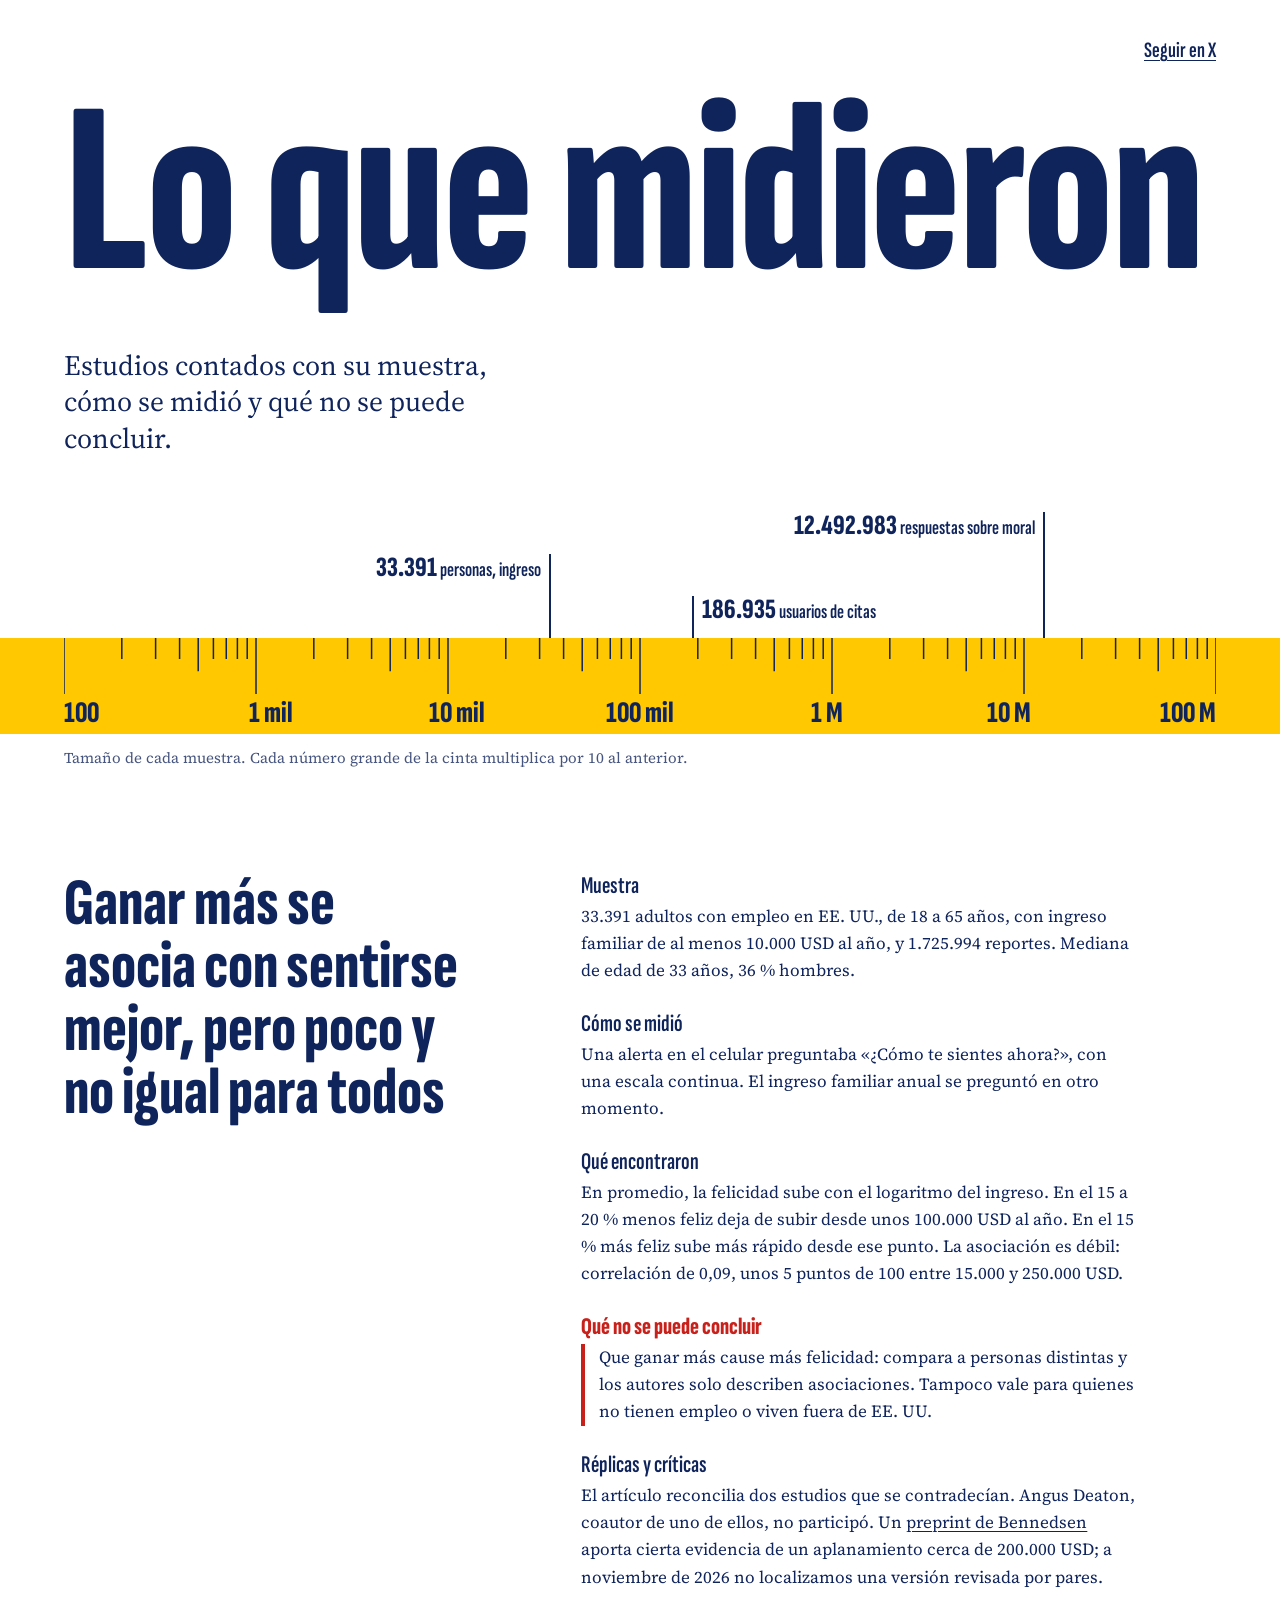
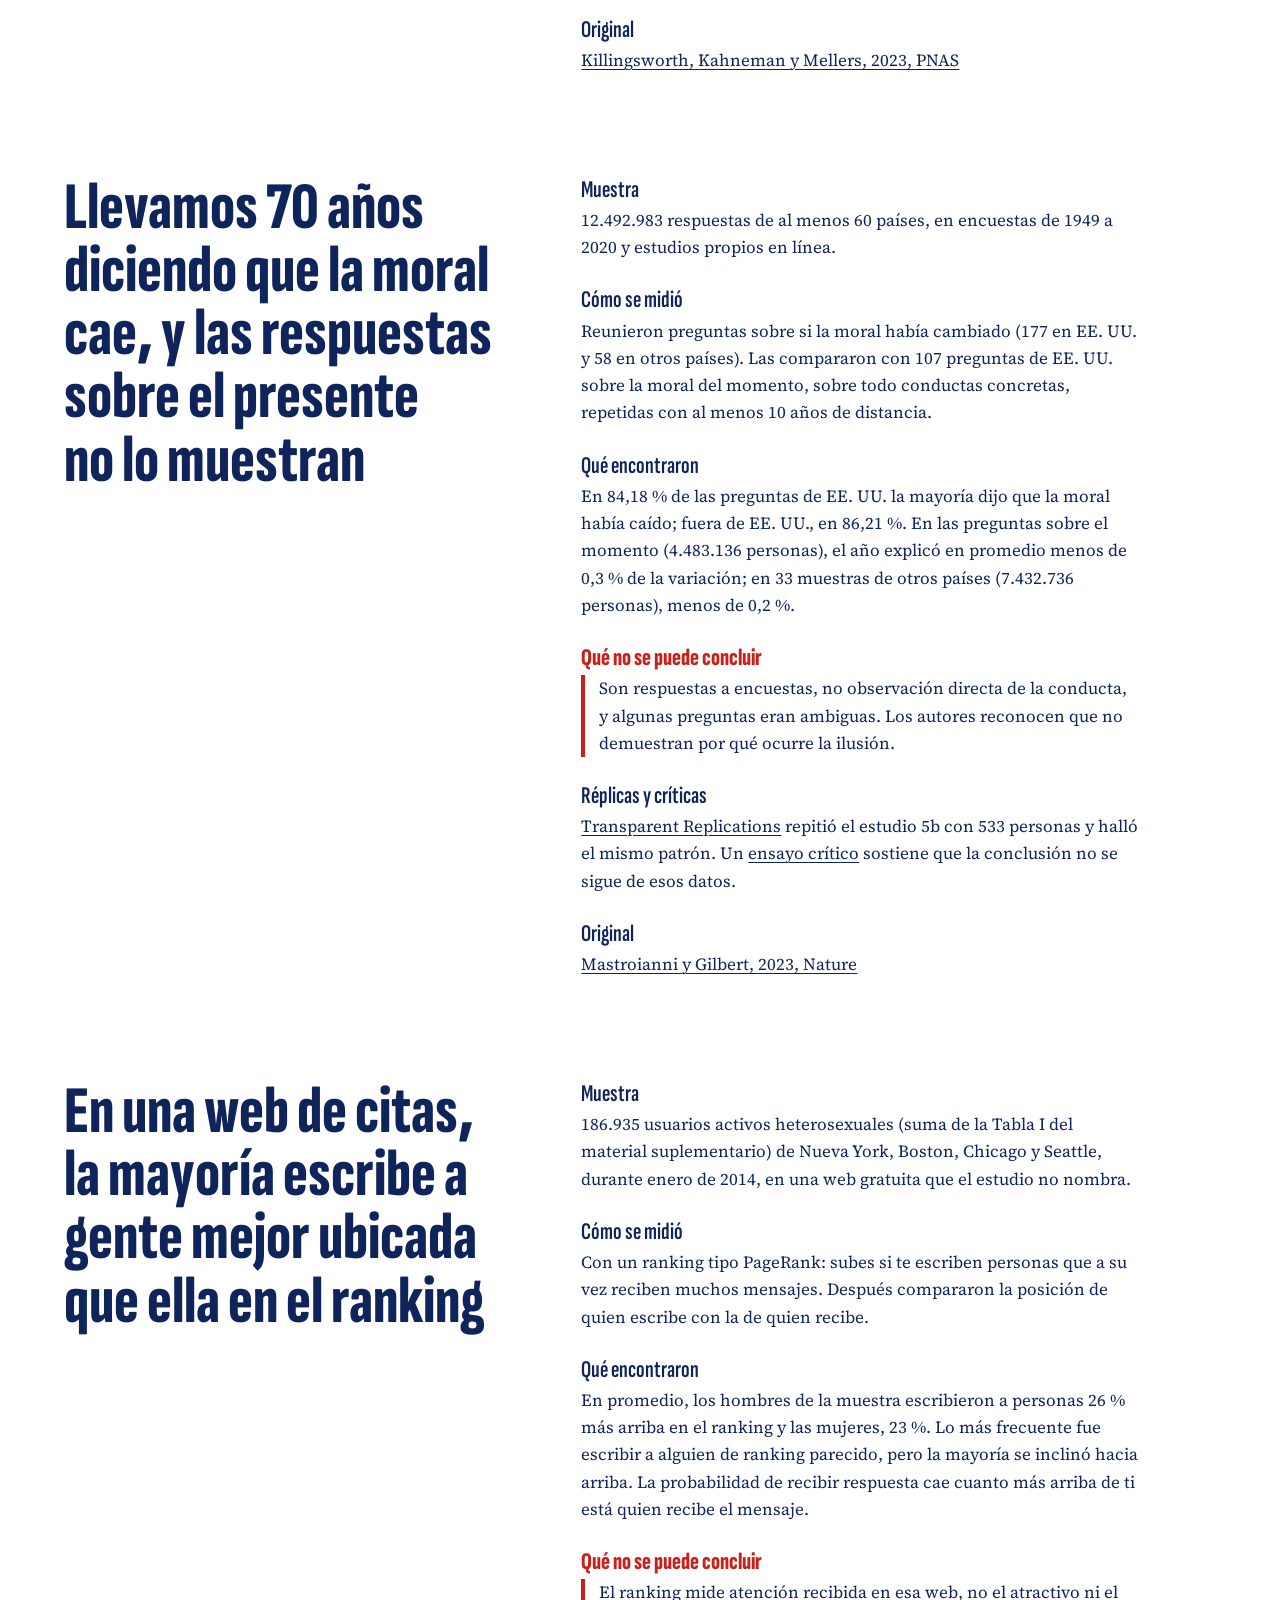
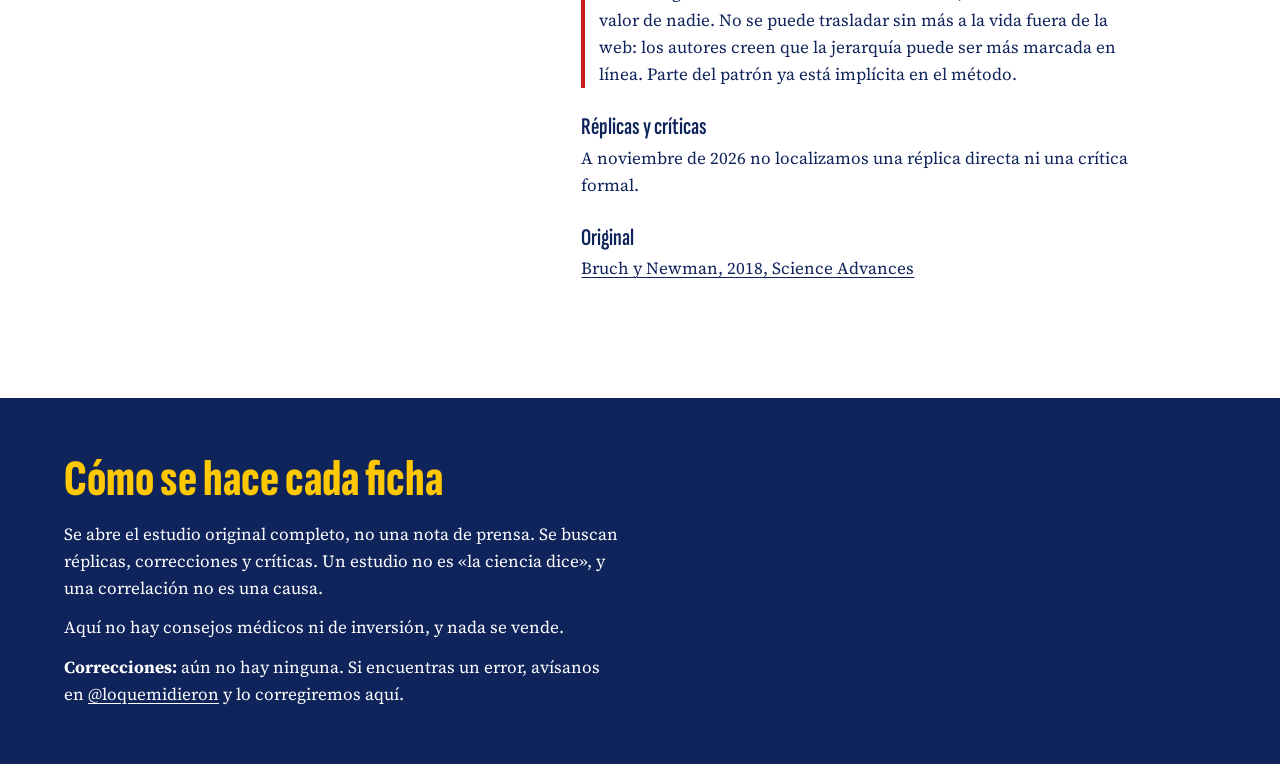
<file: index.html>
<!doctype html>
<html lang="es">
<head>
  <meta charset="utf-8">
  <meta name="viewport" content="width=device-width, initial-scale=1">
  <title>Lo Que Midieron</title>
  <meta name="description" content="Estudios contados con su muestra, cómo se midió y qué no se puede concluir.">
  <meta property="og:title" content="Lo Que Midieron">
  <meta property="og:description" content="Estudios contados con su muestra, cómo se midió y qué no se puede concluir.">
  <meta property="og:type" content="website">
  <meta property="og:url" content="https://lo-que-midieron.vercel.app/">
  <meta property="og:image" content="https://lo-que-midieron.vercel.app/og.png">
  <meta property="og:image:width" content="1200">
  <meta property="og:image:height" content="630">
  <meta property="og:image:alt" content="Lo que midieron, sobre una cinta métrica amarilla.">
  <meta name="twitter:card" content="summary_large_image">
  <meta name="twitter:image" content="https://lo-que-midieron.vercel.app/og.png">
  <meta name="theme-color" content="#ffc800">
  <link rel="icon" href="favicon.svg" type="image/svg+xml">
  <link rel="preconnect" href="https://fonts.googleapis.com">
  <link rel="preconnect" href="https://fonts.gstatic.com" crossorigin>
  <link href="https://fonts.googleapis.com/css2?family=Sofia+Sans+Extra+Condensed:wght@600;800&family=Source+Serif+4:opsz,wght@8..60,400;8..60,600&display=swap" rel="stylesheet">
  <link rel="stylesheet" href="styles.css">
</head>
<body>
  <header class="top">
    <a class="follow" href="https://x.com/loquemidieron">Seguir en X</a>
    <h1>Lo que midieron</h1>
    <p class="lead">Estudios contados con su muestra, cómo se midió y qué no se puede concluir.</p>
  </header>

  <section class="scale" aria-labelledby="scale-title">
    <h2 id="scale-title" class="sr">Tamaño de muestra de cada ficha</h2>
    <div class="marks">
      <a class="mark mark-ingreso" href="#ingreso"><span><b>33.391</b> personas, ingreso</span></a>
      <a class="mark mark-citas" href="#citas"><span><b>186.935</b> usuarios de citas</span></a>
      <a class="mark mark-moral" href="#moral"><span><b>12.492.983</b> respuestas sobre moral</span></a>
    </div>
    <div class="tape" aria-hidden="true">
      <svg viewBox="0 0 1000 64" preserveAspectRatio="none"><path d="M0.00 0V64M50.17 0V24M79.52 0V24M100.34 0V24M116.50 0V38M129.69 0V24M140.85 0V24M150.51 0V24M159.04 0V24M166.67 0V64M216.84 0V24M246.19 0V24M267.01 0V24M283.16 0V38M296.36 0V24M307.52 0V24M317.18 0V24M325.71 0V24M333.33 0V64M383.50 0V24M412.85 0V24M433.68 0V24M449.83 0V38M463.03 0V24M474.18 0V24M483.85 0V24M492.37 0V24M500.00 0V64M550.17 0V24M579.52 0V24M600.34 0V24M616.50 0V38M629.69 0V24M640.85 0V24M650.51 0V24M659.04 0V24M666.67 0V64M716.84 0V24M746.19 0V24M767.01 0V24M783.16 0V38M796.36 0V24M807.52 0V24M817.18 0V24M825.71 0V24M833.33 0V64M883.50 0V24M912.85 0V24M933.68 0V24M949.83 0V38M963.03 0V24M974.18 0V24M983.85 0V24M992.37 0V24M1000 0V64" /></svg>
      <ol class="numbers">
        <li style="--x:0">100</li>
        <li style="--x:16.667">1 mil</li>
        <li style="--x:33.333">10 mil</li>
        <li style="--x:50">100 mil</li>
        <li style="--x:66.667">1 M</li>
        <li style="--x:83.333">10 M</li>
        <li style="--x:100">100 M</li>
      </ol>
    </div>
    <p class="scale-note">Tamaño de cada muestra. Cada número grande de la cinta multiplica por 10 al anterior.</p>
  </section>

  <main>
    <article class="ficha" id="ingreso">
      <h2>Ganar más se asocia con sentirse mejor, pero poco y no igual para todos</h2>
      <dl>
        <dt>Muestra</dt>
        <dd>33.391 adultos con empleo en EE. UU., de 18 a 65 años, con ingreso familiar de al menos 10.000 USD al año, y 1.725.994 reportes. Mediana de edad de 33 años, 36 % hombres.</dd>
        <dt>Cómo se midió</dt>
        <dd>Una alerta en el celular preguntaba «¿Cómo te sientes ahora?», con una escala continua. El ingreso familiar anual se preguntó en otro momento.</dd>
        <dt>Qué encontraron</dt>
        <dd>En promedio, la felicidad sube con el logaritmo del ingreso. En el 15 a 20 % menos feliz deja de subir desde unos 100.000 USD al año. En el 15 % más feliz sube más rápido desde ese punto. La asociación es débil: correlación de 0,09, unos 5 puntos de 100 entre 15.000 y 250.000 USD.</dd>
        <dt class="limit">Qué no se puede concluir</dt>
        <dd class="limit">Que ganar más cause más felicidad: compara a personas distintas y los autores solo describen asociaciones. Tampoco vale para quienes no tienen empleo o viven fuera de EE. UU.</dd>
        <dt>Réplicas y críticas</dt>
        <dd>El artículo reconcilia dos estudios que se contradecían. Angus Deaton, coautor de uno de ellos, no participó. Un <a href="https://arxiv.org/abs/2401.05347">preprint de Bennedsen</a> aporta cierta evidencia de un aplanamiento cerca de 200.000 USD; a noviembre de 2026 no localizamos una versión revisada por pares.</dd>
        <dt>Original</dt>
        <dd><a href="https://doi.org/10.1073/pnas.2208661120">Killingsworth, Kahneman y Mellers, 2023, PNAS</a></dd>
      </dl>
    </article>

    <article class="ficha" id="moral">
      <h2>Llevamos 70 años diciendo que la moral cae, y las respuestas sobre el presente no lo muestran</h2>
      <dl>
        <dt>Muestra</dt>
        <dd>12.492.983 respuestas de al menos 60 países, en encuestas de 1949 a 2020 y estudios propios en línea.</dd>
        <dt>Cómo se midió</dt>
        <dd>Reunieron preguntas sobre si la moral había cambiado (177 en EE. UU. y 58 en otros países). Las compararon con 107 preguntas de EE. UU. sobre la moral del momento, sobre todo conductas concretas, repetidas con al menos 10 años de distancia.</dd>
        <dt>Qué encontraron</dt>
        <dd>En 84,18 % de las preguntas de EE. UU. la mayoría dijo que la moral había caído; fuera de EE. UU., en 86,21 %. En las preguntas sobre el momento (4.483.136 personas), el año explicó en promedio menos de 0,3 % de la variación; en 33 muestras de otros países (7.432.736 personas), menos de 0,2 %.</dd>
        <dt class="limit">Qué no se puede concluir</dt>
        <dd class="limit">Son respuestas a encuestas, no observación directa de la conducta, y algunas preguntas eran ambiguas. Los autores reconocen que no demuestran por qué ocurre la ilusión.</dd>
        <dt>Réplicas y críticas</dt>
        <dd><a href="https://replications.clearerthinking.org/?p=1344">Transparent Replications</a> repitió el estudio 5b con 533 personas y halló el mismo patrón. Un <a href="https://againstprofphil.org/2023/07/02/the-illusion-of-the-illusion-of-moral-decline/">ensayo crítico</a> sostiene que la conclusión no se sigue de esos datos.</dd>
        <dt>Original</dt>
        <dd><a href="https://doi.org/10.1038/s41586-023-06137-x">Mastroianni y Gilbert, 2023, Nature</a></dd>
      </dl>
    </article>

    <article class="ficha" id="citas">
      <h2>En una web de citas, la mayoría escribe a gente mejor ubicada que ella en el ranking</h2>
      <dl>
        <dt>Muestra</dt>
        <dd>186.935 usuarios activos heterosexuales (suma de la Tabla I del material suplementario) de Nueva York, Boston, Chicago y Seattle, durante enero de 2014, en una web gratuita que el estudio no nombra.</dd>
        <dt>Cómo se midió</dt>
        <dd>Con un ranking tipo PageRank: subes si te escriben personas que a su vez reciben muchos mensajes. Después compararon la posición de quien escribe con la de quien recibe.</dd>
        <dt>Qué encontraron</dt>
        <dd>En promedio, los hombres de la muestra escribieron a personas 26 % más arriba en el ranking y las mujeres, 23 %. Lo más frecuente fue escribir a alguien de ranking parecido, pero la mayoría se inclinó hacia arriba. La probabilidad de recibir respuesta cae cuanto más arriba de ti está quien recibe el mensaje.</dd>
        <dt class="limit">Qué no se puede concluir</dt>
        <dd class="limit">El ranking mide atención recibida en esa web, no el atractivo ni el valor de nadie. No se puede trasladar sin más a la vida fuera de la web: los autores creen que la jerarquía puede ser más marcada en línea. Parte del patrón ya está implícita en el método.</dd>
        <dt>Réplicas y críticas</dt>
        <dd>A noviembre de 2026 no localizamos una réplica directa ni una crítica formal.</dd>
        <dt>Original</dt>
        <dd><a href="https://doi.org/10.1126/sciadv.aap9815">Bruch y Newman, 2018, Science Advances</a></dd>
      </dl>
    </article>
  </main>

  <footer class="rules">
    <h2>Cómo se hace cada ficha</h2>
    <p>Se abre el estudio original completo, no una nota de prensa. Se buscan réplicas, correcciones y críticas. Un estudio no es «la ciencia dice», y una correlación no es una causa.</p>
    <p>Aquí no hay consejos médicos ni de inversión, y nada se vende.</p>
    <p><strong>Correcciones:</strong> aún no hay ninguna. Si encuentras un error, avísanos en <a href="https://x.com/loquemidieron">@loquemidieron</a> y lo corregiremos aquí.</p>
  </footer>
</body>
</html>
</file>
<file: styles.css>
:root {
  --tape: #ffc800;
  --ink: #10245c;
  --ink-soft: #46557f;
  --limit: #c8201a;
  --page: #ffffff;
  --display: "Sofia Sans Extra Condensed", "Arial Narrow", sans-serif;
  --text: "Source Serif 4", Georgia, serif;
  --gutter: clamp(16px, 5vw, 72px);
  color-scheme: light;
}

* { box-sizing: border-box; }

html { -webkit-text-size-adjust: 100%; scroll-behavior: smooth; }

@media (prefers-reduced-motion: reduce) {
  html { scroll-behavior: auto; }
}

body {
  margin: 0;
  background: var(--page);
  color: var(--ink);
  font: 400 1.0625rem/1.6 var(--text);
  overflow-x: hidden;
}

a { color: inherit; text-decoration-thickness: 1px; text-underline-offset: 3px; }
a:hover { text-decoration-thickness: 3px; text-decoration-color: var(--tape); }
a:focus-visible { outline: 3px solid var(--limit); outline-offset: 2px; }

.sr {
  position: absolute;
  width: 1px;
  height: 1px;
  overflow: hidden;
  clip-path: inset(50%);
  white-space: nowrap;
}

.top { position: relative; padding: clamp(20px, 4vw, 40px) var(--gutter) 0; }

.follow {
  position: absolute;
  top: clamp(20px, 4vw, 40px);
  right: var(--gutter);
  font: 600 1.375rem/1 var(--display);
}

h1 {
  margin: clamp(32px, 4vw, 40px) 0 0;
  font: 800 clamp(5.5rem, 19vw, 20rem)/0.95 var(--display);
  letter-spacing: -0.01em;
}

.lead {
  max-width: 34ch;
  margin: clamp(20px, 3vw, 36px) 0 0;
  font-size: clamp(1.25rem, 2.2vw, 1.75rem);
  line-height: 1.3;
}

.scale { margin-top: clamp(32px, 5vw, 56px); }

.marks {
  position: relative;
  height: 126px;
  margin: 0 var(--gutter);
}

.mark {
  --row: 0;
  position: absolute;
  top: calc(var(--row) * 42px);
  bottom: 0;
  left: var(--x);
  width: 2px;
  background: var(--ink);
  font: 600 1.25rem/1 var(--display);
  text-decoration: none;
  white-space: nowrap;
}

.mark b { font-weight: 800; font-size: 1.75rem; }

.mark-moral   { --x: 84.94%; --row: 0; }
.mark-ingreso { --x: 42.06%; --row: 1; }
.mark-citas   { --x: 54.53%; --row: 2; }

.mark span {
  position: absolute;
  top: 0;
  padding: 0 8px;
  background: var(--page);
}

.mark-moral span,
.mark-ingreso span { right: 2px; }

.mark-citas span { left: 2px; }

.mark:hover span { text-decoration: underline; }

.mark:focus-visible { outline: none; }

.mark:focus-visible span { outline: 3px solid var(--limit); outline-offset: 2px; }

.tape {
  position: relative;
  height: 96px;
  padding: 0 var(--gutter);
  background: var(--tape);
}

.tape svg { display: block; width: 100%; height: 56px; }

.tape path {
  fill: none;
  stroke: var(--ink);
  stroke-width: 1.5;
  vector-effect: non-scaling-stroke;
}

.numbers {
  position: relative;
  margin: 0;
  padding: 0;
  list-style: none;
  font: 800 clamp(1.25rem, 3vw, 1.875rem)/1 var(--display);
}

.numbers li {
  position: absolute;
  top: 4px;
  left: calc(var(--x) * 1%);
  transform: translateX(calc(var(--x) * -1%));
  white-space: nowrap;
}

.scale-note {
  margin: 12px var(--gutter) 0;
  color: var(--ink-soft);
  font-size: 0.9375rem;
}

main { padding: 0 var(--gutter); }

.ficha {
  display: grid;
  grid-template-columns: minmax(0, 5fr) minmax(0, 7fr);
  gap: clamp(24px, 5vw, 80px);
  align-items: start;
  padding: clamp(56px, 8vw, 112px) 0 0;
  scroll-margin-top: 16px;
}

.ficha h2 {
  position: sticky;
  top: 24px;
  margin: 0;
  font: 800 clamp(2.75rem, 5.2vw, 5rem)/0.95 var(--display);
  text-wrap: balance;
}

dl { max-width: 62ch; margin: 0; }

dt {
  font: 600 1.5rem/1.1 var(--display);
}

dd { margin: 4px 0 26px; }

dd:last-child { margin-bottom: 0; }

dt.limit { color: var(--limit); font-weight: 800; }

dd.limit {
  padding-left: 14px;
  border-left: 4px solid var(--limit);
}

.rules {
  margin-top: clamp(64px, 9vw, 128px);
  padding: clamp(32px, 5vw, 56px) var(--gutter);
  background: var(--ink);
  color: #fff;
}

.rules h2 {
  margin: 0 0 16px;
  color: var(--tape);
  font: 800 clamp(2.25rem, 4vw, 3.25rem)/1 var(--display);
}

.rules p { max-width: 62ch; margin: 0 0 12px; }

.rules p:last-child { margin-bottom: 0; }

.rules a:focus-visible { outline-color: var(--tape); }

@media (max-width: 460px) {
  .marks { height: 150px; }
  .mark { top: calc(var(--row) * 50px); }
  .mark span { width: 34vw; white-space: normal; }
  .mark b { display: block; }
  .mark-moral span,
  .mark-ingreso span { text-align: right; }
}

@media (max-width: 760px) {
  .ficha { grid-template-columns: minmax(0, 1fr); }
  .ficha h2 { position: static; }
  .mark b { font-size: 1.5rem; }
  .mark { font-size: 1.0625rem; }
}
</file>
